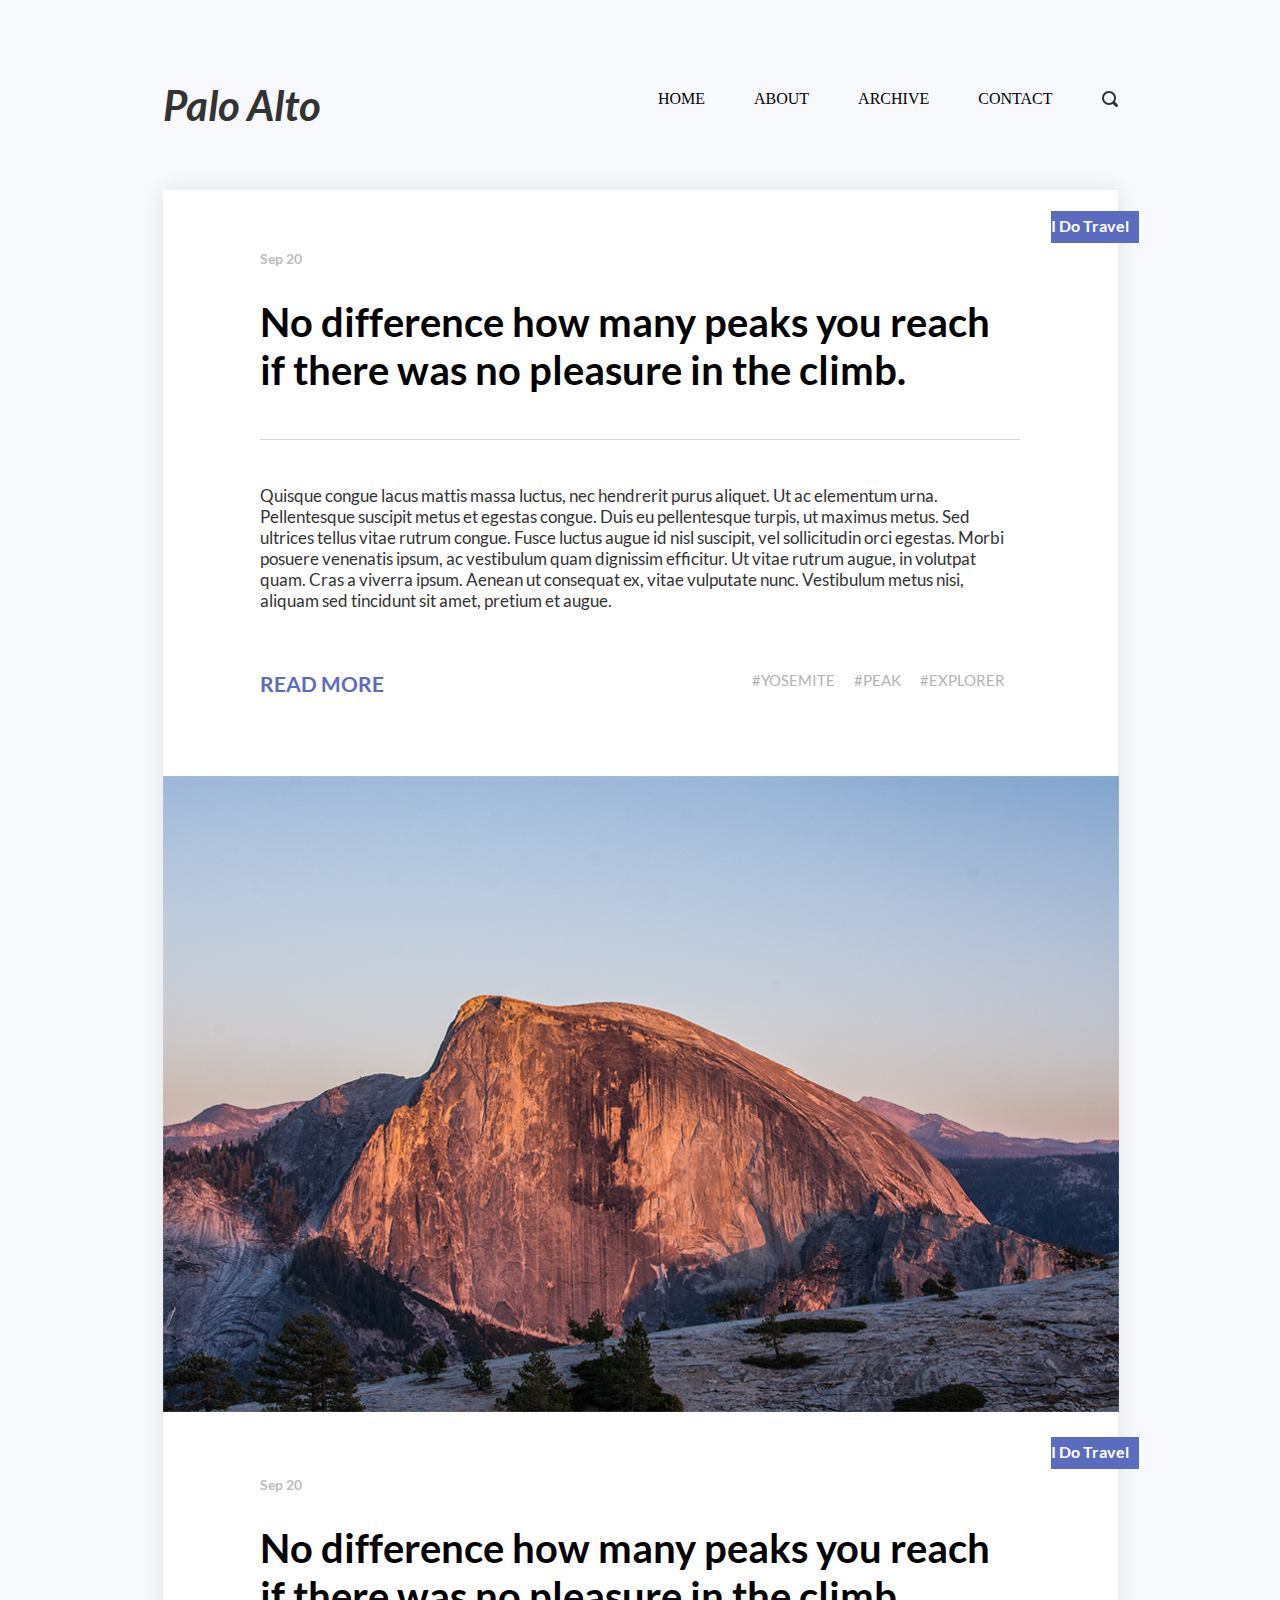
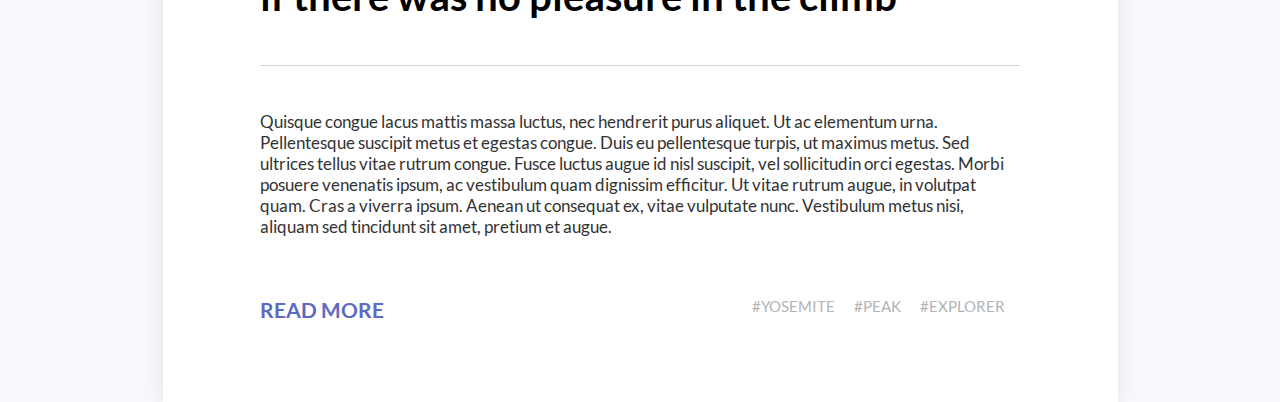
<file: Homework#2/src/templates/main.html>
<!DOCTYPE html>
<html lang="en">
<head>
    <meta charset="UTF-8">
    <title>Homework#2</title>
    <link rel="stylesheet" href="../styles/main.css">
</head>
<body>
    <div class="header">
        <div class="header_left">
            <div class="header_left_logo">Palo Alto</div>
        </div>
        <div class="header_right">
            <ul class="header_right_menu">
                <li class="header_right_menu-item">home</li>
                <li class="header_right_menu-item">about</li>
                <li class="header_right_menu-item">archive</li>
                <li class="header_right_menu-item">contact</li>
                <li class="header_right_menu-item icon_search">&nbsp;</li>
            </ul>
        </div>
    </div>

    <div class="main">
        <div class="main_post">
            <h3 class="main_post_info-date">Sep 20</h3>
            <div class="main_post_info-title-tag"><h3>I Do Travel</h3></div>
            <h1 class="main_post_info-title">No difference how many peaks you reach
                if there was no pleasure in the climb.</h1>
            <div class="main_post_split-line">&nbsp;</div>
            <p class="main_post_info-article">
                Quisque congue lacus mattis massa luctus, nec hendrerit purus aliquet. Ut ac elementum urna.
                Pellentesque suscipit metus et egestas congue. Duis eu pellentesque turpis, ut maximus metus.
                Sed ultrices tellus vitae rutrum congue. Fusce luctus augue id nisl suscipit, vel sollicitudin
                orci egestas. Morbi posuere venenatis ipsum, ac vestibulum quam dignissim efficitur. Ut vitae
                rutrum augue, in volutpat quam. Cras a viverra ipsum. Aenean ut consequat ex, vitae vulputate
                nunc. Vestibulum metus nisi, aliquam sed tincidunt sit amet, pretium et augue.
            </p>
            <h2 class="main_post_info-link">read more</h2>
            <ul class="main_post_info-tag">
                <li class="main_post_info-tag-item">Yosemite</li>
                <li class="main_post_info-tag-item">Peak</li>
                <li class="main_post_info-tag-item">Explorer</li>
            </ul>
        </div>

        <div class="main_post">
            <img class="main_post_info-img" src="../images/img_post_1.png">
            <h3 class="main_post_info-date">Sep 20</h3>
            <div class="main_post_info-title-tag"><h3>I Do Travel</h3></div>
            <h1 class="main_post_info-title">No difference how many peaks you reach
                if there was no pleasure in the climb</h1>
            <div class="main_post_split-line">&nbsp;</div>
            <p class="main_post_info-article">
                Quisque congue lacus mattis massa luctus, nec hendrerit purus aliquet. Ut ac elementum urna.
                Pellentesque suscipit metus et egestas congue. Duis eu pellentesque turpis, ut maximus metus.
                Sed ultrices tellus vitae rutrum congue. Fusce luctus augue id nisl suscipit, vel sollicitudin
                orci egestas. Morbi posuere venenatis ipsum, ac vestibulum quam dignissim efficitur. Ut vitae
                rutrum augue, in volutpat quam. Cras a viverra ipsum. Aenean ut consequat ex, vitae vulputate
                nunc. Vestibulum metus nisi, aliquam sed tincidunt sit amet, pretium et augue.
            </p>
            <h2 class="main_post_info-link">read more</h2>
            <ul class="main_post_info-tag">
                <li class="main_post_info-tag-item">Yosemite</li>
                <li class="main_post_info-tag-item">Peak</li>
                <li class="main_post_info-tag-item">Explorer</li>
            </ul>
        </div>

    </div>
    <div class="footer">

    </div>

</body>
</html>
</file>
<file: Homework#2/src/styles/main.css>
@font-face {
    font-family: "Lato";
    src: url("../fonts/Lato-Bold.ttf");
    font-weight: bold;
}
@font-face {
    font-family: "Lato";
    src: url("../fonts/Lato-BoldItalic.ttf");
    font-weight: bold;
    font-style: italic;
}
@font-face {
    font-family: "Lato";
    src: url("../fonts/Lato-Regular.ttf");
    font-weight: normal;
}

body {
    width: 955px;
    margin: 0 auto;
    background-color: #f7f9fc;
}

.header {
    padding: 0;
    margin: 0;
    height: 190px;
    vertical-align: center;
    /*margin: auto 0 auto 0;*/
}

.header_left,
.header_right {
    height: 100%;
    display: inline-block;
    /*vertical-align: center;*/
    /*padding: auto 0 auto 0;*/
}

.header_left_logo {
    font-style: italic;
    vertical-align: middle;
    margin: 80px 0 auto 0;
    color: #333333;
    font-weight: bold;
    font-family: "Lato", sans-serif;
    font-size: 42px;
}

.header_right {
    float: right;
}

.header_right_menu {
    display:inline-block;
    margin: 90px 0 0 0;
    padding: 0;
    text-align: center;
    font-size: 16px;
}

.header_right_menu-item {
    display:inline-block;
    padding-right:45px;
    text-transform: uppercase;
}

.icon_search {
    padding:0;
    width:16px;
    background: url("../images/icon_search.png") no-repeat;
}

.main {
    display: block;
    background-color: #fff;
    box-shadow: 0 0 20px rgba(0,0,0,0.1);
}

.main_post {
    display: block;
    width: 760px;
    margin: 0 auto 0 auto;
    box-sizing: border-box;
}

.main_post_info-img {
    position: relative;
    left: -97.5px;
}

.main_post_info-date {
    color: #bdbdbd;
    font-size: 14px;
    font-weight: bold;
    font-family: "Lato", sans-serif;
}

.main_post_split-line {
    height: 1px;
    background: linear-gradient(#d6d6d6,#d6d6d6) bottom/ 1000% 1px no-repeat;
    margin: 45px 0 45px 0;
}

.main_post_info-date {
    margin: 60px 0 0 0;
    display: inline-block;
}

.main_post_info-title-tag {
    position:relative;
    left:120px;
    top: 20px;
    width: 89px;
    height: 33px;
    text-align: center;
    /*vertical-align: middle;*/
    background: url("../images/tag.png")no-repeat;
    display: inline-block;
    float: right;
    color: #fff;
    font-size: 14px;
    font-weight: bold;
    font-family: "Lato", sans-serif;
}

.main_post_info-title-tag h3 {
    text-align: center;
    position: absolute;
    top: 50%;
    margin-top: -0.625em;
}

.main_post_info-title {
    margin: 30px 0 0 0;
    color: #000000;
    font-size: 40px;
    font-weight: bold;
    font-family: "Lato", sans-serif;
}

.main_post_info-article {
    margin: 30px 0 0 0;
    color: #333333;
    font-size: 17px;
    font-weight: normal;
    font-family: "Lato", sans-serif;
}

.main_post_info-link {
    display:inline-block;
    width: 150px;
    margin-top: 60px;
    margin-bottom: 80px;
    text-transform: uppercase;
    color: #5c6bc0;
    font-size: 21px;
    font-family: "Lato", sans-serif;
}

.main_post_info-tag {
    margin-top: 60px;
    display:inline-block;
    /*height: 100%;*/
    /*padding: 0;*/
    text-align: center;
    float: right;
}

.main_post_info-tag-item {
    font-family: "Lato", sans-serif;
    font-weight: normal;
    font-size: 15px;
    margin: 0 15px 0 0;
    display:inline;
    text-transform: uppercase;
    list-style-type: none;
    color: #b3b3b3;
}

.main_post_info-tag-item:before {
    content: "#";
}
</file>
